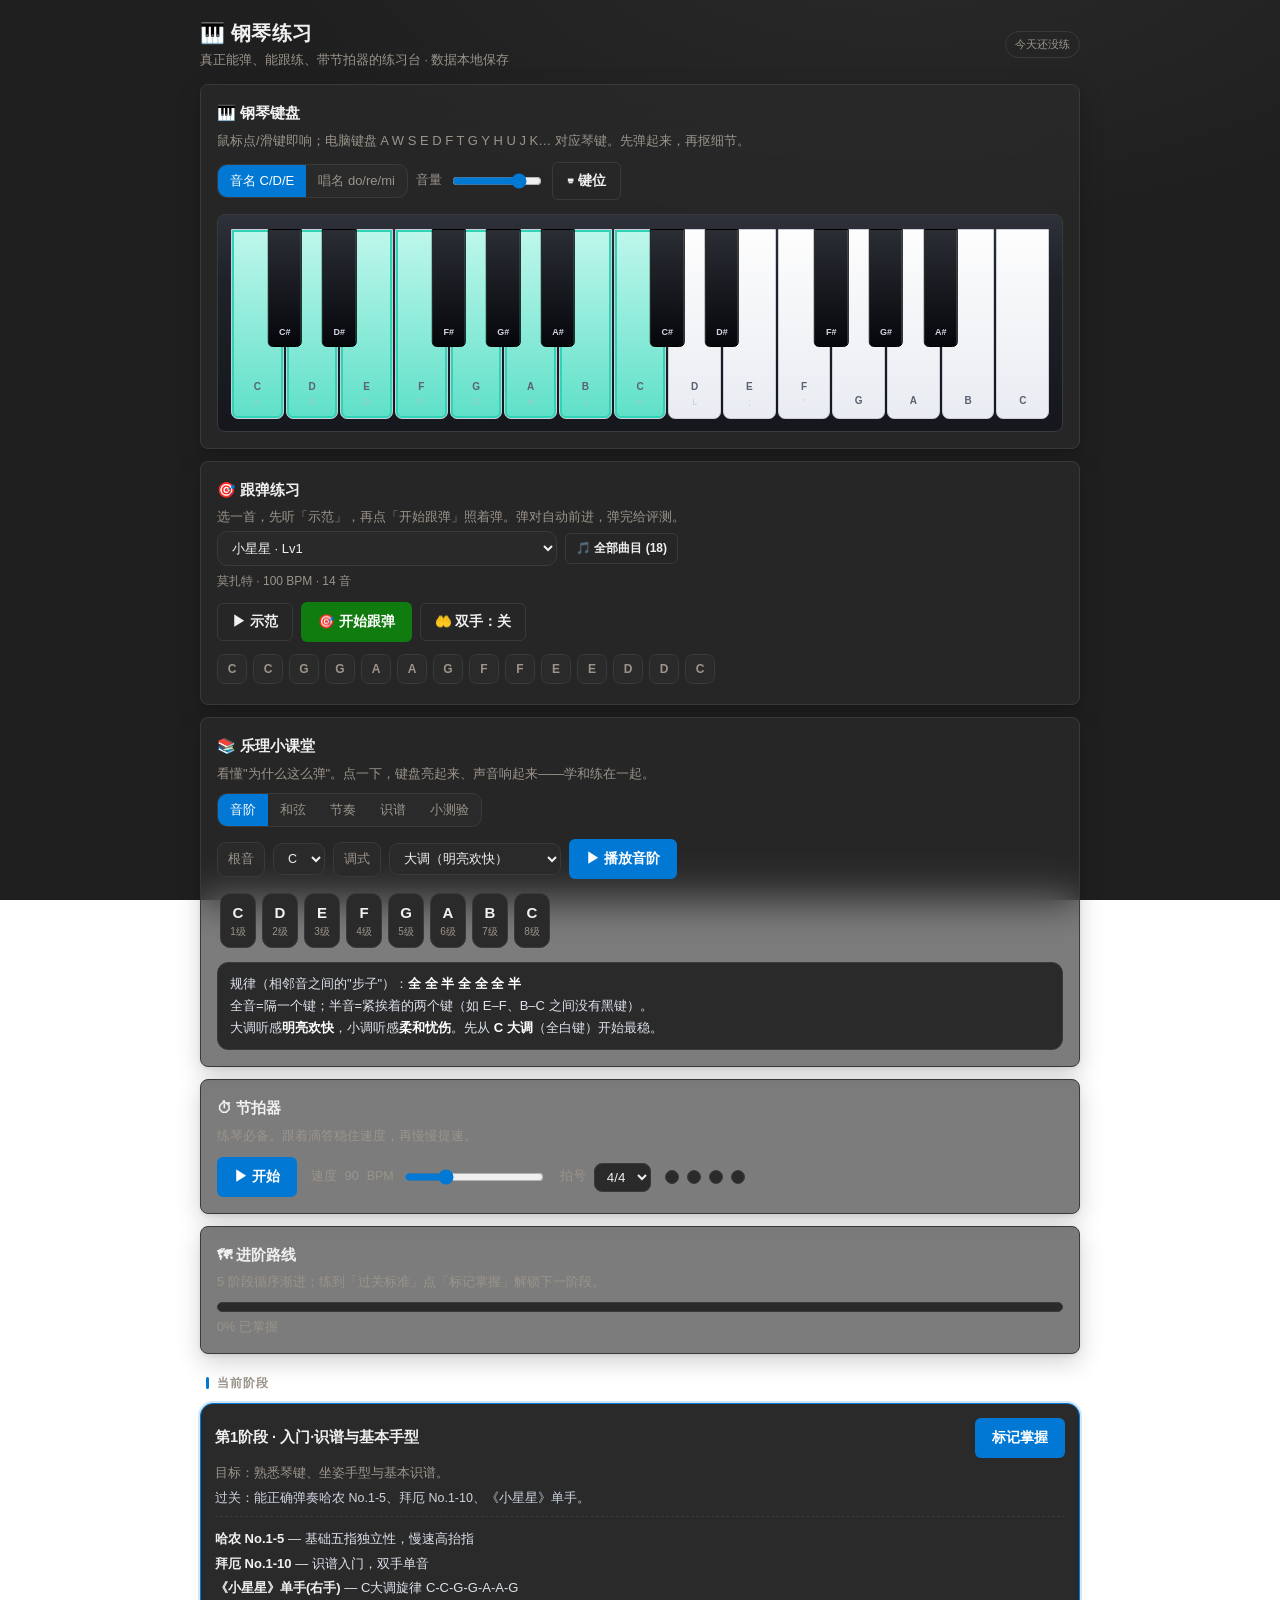
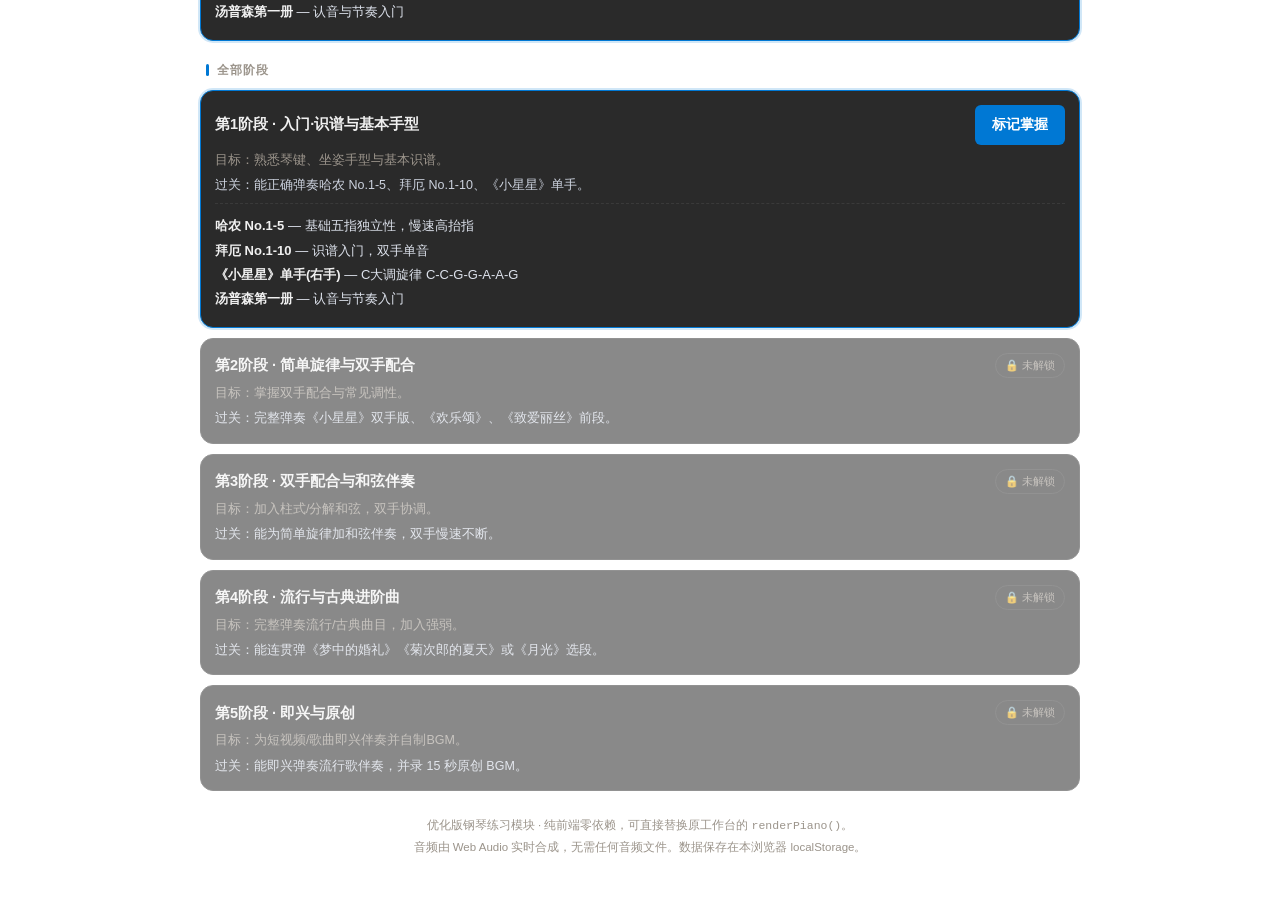
<file: piano.html>
<!DOCTYPE html>
<html lang="zh-CN">
<head>
<meta charset="UTF-8" />
<meta name="viewport" content="width=device-width, initial-scale=1.0, maximum-scale=1.0, user-scalable=no" />
<title>🎹 钢琴练习 · 优化版工作台</title>
<style>
  :root{
    --bg:#1f1f1f; --panel:rgba(45,45,45,.62); --panel-2:#2a2a2a; --line:#3a3a3a;
    --ink:#f0f0f0; --muted:#9b948b; --primary:#0078d4; --primary-2:#106ebe;
    --primary-hover:#106ebe; --primary-pressed:#005a9e; --primary-soft:rgba(0,120,212,.18);
    --green:#107c10; --red:#d83b01; --gold:#f0c040; --radius:8px; --radius-sm:6px;
    --shadow:0 2px 4px rgba(0,0,0,.08), 0 8px 24px rgba(0,0,0,.18);
  }
  /* 浅色主题：与工作台（Fluent/Mica 浅色）保持一致 */
  :root.pmod-light{
    --bg:#f3f2f1; --panel:rgba(255,255,255,.72); --panel-2:#faf9f8; --line:#e1dfdd;
    --ink:#201f1e; --muted:#8a8886; --primary:#0078d4; --primary-2:#106ebe;
    --primary-hover:#106ebe; --primary-pressed:#005a9e; --primary-soft:#deecf9;
    --green:#107c10; --red:#d83b01; --gold:#b8860b; --radius:8px; --radius-sm:6px;
    --shadow:0 2px 4px rgba(0,0,0,.04), 0 8px 24px rgba(0,0,0,.06);
  }
  :root.pmod-light body{background:radial-gradient(1200px 600px at 70% -10%, #e9eff7 0%, var(--bg) 55%) fixed;color:var(--ink)}
  :root.pmod-light .piano-shell{background:linear-gradient(180deg,#fbfbfc,#eef0f3);border-color:#d8dadf}
  :root.pmod-light .chip.on{background:rgba(43,136,216,.12);border-color:var(--primary);color:var(--primary)}
  :root.pmod-light .btn.ghost.on{background:rgba(43,136,216,.14);border-color:var(--primary);color:var(--primary)}
  :root.pmod-light .stage .std{color:#5a5a5a}
  :root.pmod-light .ex .e{color:#444}
  :root.pmod-light .toast{background:#fff;color:#201f1e;border-color:#e1dfdd;box-shadow:0 8px 30px rgba(0,0,0,.14)}
  *{box-sizing:border-box}
  html,body{margin:0;padding:0}
  body{
    background:radial-gradient(1200px 600px at 70% -10%, #2a2a2a 0%, var(--bg) 55%) fixed;
    color:var(--ink); font-family:-apple-system,BlinkMacSystemFont,"Segoe UI",Roboto,"PingFang SC","Microsoft YaHei",sans-serif;
    line-height:1.55; -webkit-font-smoothing:antialiased; padding:18px 14px 60px;
  }
  .wrap{max-width:880px;margin:0 auto}
  header.top{display:flex;align-items:center;justify-content:space-between;gap:12px;margin-bottom:14px}
  header.top h1{font-size:20px;margin:0;font-weight:800;letter-spacing:.3px}
  header.top .sub{color:var(--muted);font-size:12.5px;margin-top:2px}
  .badge{font-size:11px;color:var(--muted);border:1px solid var(--line);padding:4px 9px;border-radius:999px;white-space:nowrap}

  .card{background:var(--panel);border:1px solid var(--line);
    border-radius:var(--radius);padding:16px;box-shadow:var(--shadow);margin-bottom:12px;
    -webkit-backdrop-filter:blur(20px) saturate(160%);backdrop-filter:blur(20px) saturate(160%)}
  .card-title{font-weight:600;font-size:15px;margin-bottom:6px;display:flex;align-items:center;gap:8px;color:var(--ink)}
  .card-sub{color:var(--muted);font-size:13px;margin-top:6px;line-height:1.5}
  .section-title{font-size:12px;font-weight:600;color:var(--muted);text-transform:uppercase;
    letter-spacing:.08em;margin:20px 6px 10px;display:flex;align-items:center;gap:8px}
  .section-title::before{content:'';width:3px;height:12px;background:var(--primary);border-radius:2px}

  /* 控制条 */
  .toolbar{display:flex;flex-wrap:wrap;gap:8px;align-items:center;margin-top:12px}
  .seg{display:inline-flex;background:var(--panel-2);border:1px solid var(--line);border-radius:10px;overflow:hidden}
  .seg button{background:transparent;border:0;color:var(--muted);padding:7px 12px;font-size:13px;cursor:pointer}
  .seg button.on{background:var(--primary);color:#fff}
  .btn{background:var(--primary);color:#fff;border:1px solid transparent;border-radius:var(--radius-sm);
    padding:10px 16px;font-size:13.5px;font-weight:600;cursor:pointer;transition:.1s;
    display:inline-flex;align-items:center;gap:6px;font-family:inherit}
  .btn:hover{background:var(--primary-hover)}
  .btn:active{transform:scale(.98);background:var(--primary-pressed)}
  .btn.ghost{background:transparent;border:1px solid var(--line);color:var(--ink);border-radius:var(--radius-sm);padding:9px 14px;font-size:13.5px;font-weight:600;cursor:pointer;display:inline-flex;align-items:center;gap:6px;transition:.1s}
  .btn.ghost:hover{background:rgba(127,127,127,.12)}
  .btn.ghost.on{background:var(--primary-soft);border-color:var(--primary);color:var(--primary)}
  .btn.green{background:var(--green)}
  .btn.green:hover{filter:brightness(1.06)}
  .btn:disabled{opacity:.45;cursor:not-allowed}
  .slider{display:flex;align-items:center;gap:8px;font-size:12.5px;color:var(--muted)}
  input[type=range]{accent-color:var(--primary)}

  /* 钢琴 */
  .piano-shell{position:relative;margin-top:14px;padding:14px 12px 12px;border-radius:var(--radius);
    background:linear-gradient(180deg,#23262f,#15171d);border:1px solid var(--line);overflow-x:auto;overflow-y:hidden;-webkit-overflow-scrolling:touch}
  .piano-shell::after{content:"";position:absolute;inset:0;pointer-events:none;
    background:linear-gradient(180deg,rgba(255,255,255,.05),transparent 30%)}
  .piano{position:relative;display:flex;height:190px;user-select:none;touch-action:none;min-width:max(100%,520px)}
  .wkey{flex:1;background:linear-gradient(180deg,#fdfdfd,#e9ecf2);border:1px solid #c9ced8;
    border-radius:0 0 7px 7px;margin:0 1px;position:relative;display:flex;flex-direction:column;
    justify-content:flex-end;align-items:center;padding-bottom:8px;cursor:pointer;z-index:1;transition:background .05s}
  .wkey.active{background:linear-gradient(180deg,#cfe4fb,#9ec8f0)}
  .wkey.target{background:linear-gradient(180deg,#fff2c2,#ffd766)}
  .wkey.targetL{background:linear-gradient(180deg,#bff7ec,#5fe0c8);box-shadow:inset 0 0 0 2px #2fd3b6}
  .bkey{position:absolute;top:0;width:4.2%;height:62%;background:linear-gradient(180deg,#2a2d34,#05070b);
    border:1px solid #000;border-radius:0 0 5px 5px;transform:translateX(-50%);z-index:3;cursor:pointer;
    display:flex;flex-direction:column;justify-content:flex-end;align-items:center;padding-bottom:6px;transition:background .05s}
  .bkey.active{background:linear-gradient(180deg,#2b88d8,#005a9e)}
  .bkey.target{background:linear-gradient(180deg,#caa12f,#9c7a17)}
  .bkey.targetL{background:linear-gradient(180deg,#1f9e8a,#0c6b5c);box-shadow:0 0 12px #2fd3b6}
  .nbox.lhand{background:var(--primary-soft);border-color:var(--primary)}
  .klabel{font-size:10px;font-weight:700;color:#5a6172;pointer-events:none}
  .bkey .klabel{color:#cfd4df;font-size:9px}
  .keymap{font-size:9px;color:#babfcb;opacity:.7;margin-top:2px;pointer-events:none}

  /* 跟弹 */
  .song-row{display:flex;flex-wrap:wrap;gap:8px;margin-top:10px}
  .song-tools{display:flex;align-items:center;gap:8px;margin-top:4px;flex-wrap:wrap}
  .song-select{flex:1;min-width:150px;max-width:340px;padding:8px 10px;border:1px solid var(--line);border-radius:10px;background:var(--panel);color:var(--ink);font-size:13px;font-family:inherit}
  .song-hint{font-size:12px;color:var(--muted);margin-top:6px}
  .btn.mini{padding:6px 10px;font-size:12px}
  .chip{padding:8px 12px;border-radius:11px;border:1px solid var(--line);background:var(--panel-2);
    color:var(--ink);font-size:13px;cursor:pointer;transition:.15s}
  .chip.on{border-color:var(--primary);background:var(--primary-soft);color:var(--primary)}
  .chip small{display:block;color:var(--muted);font-size:10.5px;margin-top:1px}
  .notestrip{display:flex;flex-wrap:wrap;gap:6px;margin-top:12px;min-height:34px}
  .nbox{width:30px;height:30px;border-radius:8px;background:var(--panel-2);border:1px solid var(--line);
    display:flex;align-items:center;justify-content:center;font-size:12px;font-weight:700;color:var(--muted);transition:.12s}
  .nbox.done{background:rgba(70,201,139,.22);border-color:var(--green);color:var(--green)}
  .nbox.cur{background:linear-gradient(135deg,var(--gold),#ffb02e);color:#3a2c00;border-color:#ffb02e;transform:scale(1.12)}
  .nbox.err{animation:shake .3s;border-color:var(--red)}
  @keyframes shake{0%,100%{transform:translateX(0)}25%{transform:translateX(-4px)}75%{transform:translateX(4px)}}
  .follow-stat{display:flex;gap:14px;margin-top:12px;flex-wrap:wrap}
  .fstat{background:var(--panel-2);border:1px solid var(--line);border-radius:11px;padding:8px 14px;text-align:center;min-width:78px}
  .fstat .n{font-size:18px;font-weight:800}
  .fstat .l{font-size:11px;color:var(--muted)}
  .result{margin-top:12px;padding:14px;border-radius:12px;background:var(--primary-soft);border:1px solid var(--primary);display:none}
  .result.show{display:block}
  .stars{font-size:24px;letter-spacing:4px;color:var(--gold)}

  /* 节拍器 */
  .metro{display:flex;align-items:center;gap:14px;flex-wrap:wrap}
  .beat-dots{display:flex;gap:8px}
  .bdot{width:14px;height:14px;border-radius:50%;background:var(--panel-2);border:1px solid var(--line)}
  .bdot.on{background:var(--primary);border-color:var(--primary);box-shadow:0 0 10px var(--primary)}
  .bdot.strong.on{background:var(--gold);border-color:var(--gold);box-shadow:0 0 12px var(--gold)}

  /* 阶段/打卡 */
  .progress{height:10px;background:var(--panel-2);border-radius:999px;overflow:hidden;border:1px solid var(--line)}
  .progress>span{display:block;height:100%;background:var(--primary);border-radius:999px}
  .cal{display:flex;gap:6px;margin-top:10px}
  .cal .day{flex:1;text-align:center}
  .cal .dnum{width:34px;height:34px;margin:0 auto;border-radius:50%;display:flex;align-items:center;justify-content:center;font-size:13px;background:var(--panel-2);color:var(--muted);border:1px solid var(--line)}
  .cal .day.on .dnum{background:var(--primary);color:#fff;border-color:transparent}
  .cal .dlbl{font-size:10px;color:var(--muted);margin-top:4px}
  .stage{border:1px solid var(--line);border-radius:13px;padding:14px;background:var(--panel-2);margin-bottom:10px}
  .stage.cur{border-color:var(--primary);box-shadow:0 0 0 2px var(--primary-soft)}
  .stage.locked{opacity:.55}
  .stage .hd{display:flex;justify-content:space-between;align-items:center;gap:10px}
  .stage .ttl{font-weight:800;font-size:14.5px}
  .stage .goal{color:var(--muted);font-size:12.5px;margin:6px 0}
  .stage .std{font-size:12.5px;color:#cdd3df}
  .tag{font-size:11px;padding:3px 9px;border-radius:999px;border:1px solid var(--line);color:var(--muted)}
  .tag.on{background:rgba(70,201,139,.18);border-color:var(--green);color:var(--green)}
  .ex{margin-top:8px;border-top:1px dashed var(--line);padding-top:8px}
  .ex .e{font-size:13px;margin:4px 0;color:#dde2ec}
  .ex .e b{color:var(--ink)}
  .empty{color:var(--muted);font-size:13px;text-align:center;padding:14px}
  .toast{position:fixed;left:50%;bottom:26px;transform:translateX(-50%) translateY(20px);
    background:#2a2f3a;color:#fff;padding:11px 18px;border-radius:12px;font-size:13.5px;
    border:1px solid var(--line);box-shadow:var(--shadow);opacity:0;transition:.25s;z-index:50;pointer-events:none}
  .toast.show{opacity:1;transform:translateX(-50%) translateY(0)}
  footer{color:var(--muted);font-size:11.5px;text-align:center;margin-top:24px;line-height:1.8}
  a{color:var(--primary-2)}
  /* ===== 乐理高亮与卡片 ===== */
  .wkey.lit{background:linear-gradient(180deg,#bff7ec,#5fe0c8);box-shadow:inset 0 0 0 2px #2fd3b6}
  .bkey.lit{background:linear-gradient(180deg,#1f9e8a,#0c6b5c);box-shadow:0 0 12px #2fd3b6}
  .theory-row{display:flex;flex-wrap:wrap;gap:8px;align-items:center;margin-top:6px}
  .mini{font-size:12.5px;color:var(--muted);background:var(--panel-2);border:1px solid var(--line);border-radius:9px;padding:7px 10px}
  .note-pill{display:inline-flex;flex-direction:column;align-items:center;justify-content:center;min-width:36px;padding:7px 5px;border-radius:10px;background:var(--panel-2);border:1px solid var(--line);margin:4px 3px}
  .note-pill b{font-size:15px}
  .note-pill small{font-size:10px;color:var(--muted)}
  .chord-card{display:inline-block;text-align:center;background:var(--panel-2);border:1px solid var(--line);border-radius:11px;padding:10px 12px;margin:4px;cursor:pointer;min-width:84px;transition:.15s}
  .chord-card:hover{border-color:var(--primary)}
  .chord-card b{font-size:14px}
  .chord-card small{display:block;color:var(--muted);font-size:10.5px;margin-top:2px}
  .opt{background:var(--panel-2);border:1px solid var(--line);border-radius:11px;padding:12px 16px;cursor:pointer;font-weight:700;font-size:14px;color:var(--ink);transition:.15s}
  .opt:hover{border-color:var(--primary)}
  .info{font-size:13px;color:#dde2ec;margin-top:10px;background:var(--panel-2);border:1px solid var(--line);border-radius:11px;padding:10px 12px;line-height:1.7}
  .info b{color:#fff}
</style>
</head>
<body>
<div class="wrap">
  <header class="top">
    <div>
      <h1>🎹 钢琴练习</h1>
      <div class="sub">真正能弹、能跟练、带节拍器的练习台 · 数据本地保存</div>
    </div>
    <span class="badge" id="todayBadge">今天还没练</span>
  </header>

  <!-- 键盘 + 控制 -->
  <div class="card">
    <div class="card-title">🎹 钢琴键盘</div>
    <div class="card-sub">鼠标点/滑键即响；电脑键盘 A W S E D F T G Y H U J K… 对应琴键。先弹起来，再抠细节。</div>
    <div class="toolbar">
      <div class="seg" id="labelSeg">
        <button data-label="name" class="on">音名 C/D/E</button>
        <button data-label="solfege">唱名 do/re/mi</button>
      </div>
      <div class="slider">音量
        <input type="range" id="vol" min="0" max="1" step="0.05" value="0.8" style="width:90px">
      </div>
      <button class="btn ghost" id="showMapBtn">⌨ 键位</button>
    </div>
    <div class="piano-shell">
      <div class="piano" id="piano"></div>
    </div>
  </div>

  <!-- 跟弹练习 -->
  <div class="card">
    <div class="card-title">🎯 跟弹练习</div>
    <div class="card-sub">选一首，先听「示范」，再点「开始跟弹」照着弹。弹对自动前进，弹完给评测。</div>
    <div class="song-tools">
      <select id="songSelect" class="song-select" aria-label="选择曲目"></select>
      <button class="btn ghost mini" id="songToggle">🎵 全部曲目 (18)</button>
    </div>
    <div class="song-row" id="songRow" style="display:none"></div>
    <div class="song-hint" id="songHint"></div>
    <div class="toolbar">
      <button class="btn ghost" id="demoBtn">▶ 示范</button>
      <button class="btn green" id="followBtn">🎯 开始跟弹</button>
      <button class="btn ghost" id="dualBtn">🤲 双手：关</button>
      <button class="btn ghost" id="resetFollowBtn" style="display:none">↺ 重置</button>
    </div>
    <div class="notestrip" id="notestrip"></div>
    <div class="follow-stat" id="followStat" style="display:none">
      <div class="fstat"><div class="n" id="fsIdx">0/0</div><div class="l">进度</div></div>
      <div class="fstat"><div class="n" id="fsOk">0</div><div class="l">弹对</div></div>
      <div class="fstat"><div class="n" id="fsErr">0</div><div class="l">弹错</div></div>
      <div class="fstat"><div class="n" id="fsTime">0s</div><div class="l">用时</div></div>
    </div>
    <div class="result" id="result"></div>
  </div>

  <!-- 乐理小课堂 -->
  <div class="card">
    <div class="card-title">📚 乐理小课堂</div>
    <div class="card-sub">看懂"为什么这么弹"。点一下，键盘亮起来、声音响起来——学和练在一起。</div>
    <div class="seg" id="theorySeg" style="margin-top:10px">
      <button data-t="scale" class="on">音阶</button>
      <button data-t="chord">和弦</button>
      <button data-t="rhythm">节奏</button>
      <button data-t="staff">识谱</button>
      <button data-t="quiz">小测验</button>
    </div>
    <div id="theoryPanel" style="margin-top:12px"></div>
  </div>

  <!-- 节拍器 -->
  <div class="card">
    <div class="card-title">⏱ 节拍器</div>
    <div class="card-sub">练琴必备。跟着滴答稳住速度，再慢慢提速。</div>
    <div class="metro" style="margin-top:12px">
      <button class="btn" id="metroBtn">▶ 开始</button>
      <div class="slider">速度 <span id="bpmVal">90</span> BPM
        <input type="range" id="bpm" min="40" max="220" value="90" style="width:140px">
      </div>
      <div class="slider">拍号
        <select id="beats" style="background:var(--panel-2);color:var(--ink);border:1px solid var(--line);border-radius:8px;padding:5px 8px">
          <option value="2">2/4</option><option value="3">3/4</option><option value="4" selected>4/4</option><option value="6">6/8</option>
        </select>
      </div>
      <div class="beat-dots" id="beatDots"></div>
    </div>
  </div>

  <!-- 练习计划 -->
  <div class="card">
    <div class="card-title">🗺 进阶路线</div>
    <div class="card-sub">5 阶段循序渐进；练到「过关标准」点「标记掌握」解锁下一阶段。</div>
    <div class="progress" style="margin-top:10px"><span id="stageProg" style="width:0%"></span></div>
    <div style="font-size:12.5px;color:var(--muted);margin-top:6px" id="stagePct">0% 已掌握</div>
  </div>

  <!-- 手动打卡已移除：与工作台「钢琴练习」页上方的打卡卡片合并，避免重复。跟弹练习仍会自动记时。 -->

  <div class="section-title">当前阶段</div>
  <div id="curStage"></div>
  <div class="section-title">全部阶段</div>
  <div id="allStage"></div>

  <footer>
    优化版钢琴练习模块 · 纯前端零依赖，可直接替换原工作台的 <code>renderPiano()</code>。<br>
    音频由 Web Audio 实时合成，无需任何音频文件。数据保存在本浏览器 localStorage。
  </footer>
</div>

<div class="toast" id="toast"></div>

<script>
/* ===================== 音频引擎 ===================== */
let audioCtx=null, masterGain=null;
function ensureAudio(){
  if(!audioCtx){
    const AC = window.AudioContext||window.webkitAudioContext;
    audioCtx = new AC();
    masterGain = audioCtx.createGain();
    masterGain.gain.value = parseFloat(document.getElementById('vol').value);
    masterGain.connect(audioCtx.destination);
  }
  if(audioCtx.state==='suspended') audioCtx.resume();
}
// 音名 -> 频率
const SEMI = {C:0,D:2,E:4,F:5,G:7,A:9,B:11};
function noteToFreq(note){
  const m = note.match(/^([A-G])(#|b)?(\d)$/);
  let s = SEMI[m[1]]; if(m[2]==='#') s++; else if(m[2]==='b') s--;
  const oct = +m[3];
  const midi = s + (oct+1)*12;          // C4 = 60
  return 440*Math.pow(2,(midi-69)/12);
}
// 钢琴音色：加性和声 + 平滑包络（attack 防爆音，release 自然收尾）
const activeVoices={};
function playNote(freq, dur, vol){
  ensureAudio();
  const D = dur||0.7;
  const V = (vol==null?1:vol);
  const t0 = audioCtx.currentTime;
  const master = audioCtx.createGain(); master.connect(masterGain);
  const peak=0.8*V, sus=peak*0.72;
  master.gain.setValueAtTime(0.0001, t0);
  master.gain.linearRampToValueAtTime(peak, t0+0.008);
  master.gain.linearRampToValueAtTime(sus, t0+0.03);
  if(D>0.12){ master.gain.setValueAtTime(sus, t0+Math.max(0.04,D-0.09)); master.gain.linearRampToValueAtTime(0.0001, t0+D); }
  const partials=[[1,1],[2,0.5],[3,0.26],[4,0.13],[5,0.07],[6,0.035]];
  partials.forEach(p=>{
    const o=audioCtx.createOscillator(); o.type='sine'; o.frequency.value=freq*p[0];
    const g=audioCtx.createGain(); g.gain.value=p[1];
    o.connect(g); g.connect(master); o.start(t0); o.stop(t0+D+0.05);
  });
}
// 持续音：用户按住时保持延音，松开自然收尾（实现连音 / legato）
function startHold(note){
  ensureAudio();
  const t0=audioCtx.currentTime;
  const master=audioCtx.createGain(); master.connect(masterGain);
  master.gain.setValueAtTime(0.0001,t0);
  master.gain.linearRampToValueAtTime(0.8,t0+0.008);
  master.gain.linearRampToValueAtTime(0.62,t0+0.04);
  const partials=[[1,1],[2,0.5],[3,0.26],[4,0.13],[5,0.07],[6,0.035]];
  const oscs=[];
  partials.forEach(p=>{
    const o=audioCtx.createOscillator(); o.type='sine'; o.frequency.value=noteToFreq(note)*p[0];
    const g=audioCtx.createGain(); g.gain.value=p[1];
    o.connect(g); g.connect(master); o.start(t0); oscs.push(o);
  });
  const keys=Object.keys(activeVoices);
  if(keys.length>=14) releaseVoice(keys[0]);   // 复音上限，防卡顿
  activeVoices[note]={master,oscs};
}
function releaseVoice(note){
  const v=activeVoices[note]; if(!v) return;
  const t=audioCtx.currentTime;
  v.master.gain.cancelScheduledValues(t);
  v.master.gain.setValueAtTime(Math.max(0.0001,v.master.gain.value), t);
  v.master.gain.linearRampToValueAtTime(0.0001, t+0.09);
  v.oscs.forEach(o=>{ try{o.stop(t+0.12);}catch(e){} });
  delete activeVoices[note];
}
function noteOffAll(){ Object.keys(activeVoices).forEach(releaseVoice); }

/* ===================== 键盘渲染 ===================== */
const WHITE_OCTS = [4,5];                 // 生成 C4..B5 + C6
const whiteNotes=[], blackList=[];        // blackList: {note, afterWhiteIdx}
let wi=0;
WHITE_OCTS.forEach(oct=>{ ['C','D','E','F','G','A','B'].forEach(n=>{ whiteNotes.push(n+oct); wi++; }); });
whiteNotes.push('C6');                    // 末尾多一个 C6
// 黑键：C D F G A 之后有黑键
const blackAfterWhite = {C:1,D:1,F:1,G:1,A:1};
whiteNotes.forEach((n,i)=>{
  const nm=n[0], oct=+n.slice(1);
  if(blackAfterWhite[nm] && i < whiteNotes.length-1) blackList.push({note:nm+'#'+oct, afterIdx:i});
});
const SOLFEGE={C:'do',D:'re',E:'mi',F:'fa',G:'sol',A:'la',B:'si'};
let labelMode='name';

function buildPiano(){
  const piano=document.getElementById('piano'); piano.innerHTML='';
  const w=100/whiteNotes.length;
  whiteNotes.forEach((n,i)=>{
    const k=document.createElement('div'); k.className='wkey'; k.dataset.note=n;
    k.style.flex='1 1 0';
    const lab=labelMode==='name'? n[0] : SOLFEGE[n[0]];
    k.innerHTML=`<span class="klabel">${lab}</span><span class="keymap" data-km="${n}"></span>`;
    piano.appendChild(k);
  });
  blackList.forEach(b=>{
    const k=document.createElement('div'); k.className='bkey'; k.dataset.note=b.note;
    k.style.left=((b.afterIdx+1)*w)+'%';
    const nm=b.note[0], oct=+b.note.slice(2);
    const lab=labelMode==='name'? nm+'#' : SOLFEGE[nm]+'♯';
    k.innerHTML=`<span class="klabel">${lab}</span>`;
    piano.appendChild(k);
  });
  paintKeyMaps(); applyLit();
}
function paintKeyMaps(){
  // 在白键下方标出电脑键盘
  for(const code in KEYMAP){
    const el=document.querySelector(`[data-km="${KEYMAP[code]}"]`);
    if(el) el.textContent=code.toUpperCase();
  }
}
function flashKey(note, cls){
  const el=document.querySelector(`[data-note="${note}"]`);
  if(!el) return;
  el.classList.add(cls||'active');
  setTimeout(()=>el.classList.remove(cls||'active'), 170);
}
// 电脑键盘映射
const KEYMAP={};
KEYMAP['a']='C4'; KEYMAP['w']='C#4'; KEYMAP['s']='D4'; KEYMAP['e']='D#4';
KEYMAP['d']='E4'; KEYMAP['f']='F4'; KEYMAP['t']='F#4'; KEYMAP['g']='G4';
KEYMAP['y']='G#4'; KEYMAP['h']='A4'; KEYMAP['u']='A#4'; KEYMAP['j']='B4';
KEYMAP['k']='C5'; KEYMAP['o']='C#5'; KEYMAP['l']='D5'; KEYMAP['p']='D#5';
KEYMAP[';']='E5'; KEYMAP["'"]='F5';

let mouseDown=false, lastMouse='';
const pianoEl=document.getElementById('piano');
function pressNote(note){ if(note) noteOn(note,'user'); }
pianoEl.addEventListener('mousedown',e=>{ const k=e.target.closest('[data-note]'); if(k){mouseDown=true; lastMouse=k.dataset.note; pressNote(k.dataset.note);} });
pianoEl.addEventListener('mouseover',e=>{ if(!mouseDown) return; const k=e.target.closest('[data-note]'); if(k && k.dataset.note!==lastMouse){ lastMouse=k.dataset.note; pressNote(k.dataset.note); } });
window.addEventListener('mouseup',()=>{ mouseDown=false; lastMouse=''; noteOffAll(); });
let lastTouch='';
pianoEl.addEventListener('touchstart',e=>{ e.preventDefault(); const t=e.touches[0]; const el=document.elementFromPoint(t.clientX,t.clientY); const k=el&&el.closest('[data-note]'); if(k){ lastTouch=k.dataset.note; pressNote(k.dataset.note);} },{passive:false});
pianoEl.addEventListener('touchmove',e=>{ e.preventDefault(); const t=e.touches[0]; const el=document.elementFromPoint(t.clientX,t.clientY); const k=el&&el.closest('[data-note]'); if(k && k.dataset.note!==lastTouch){ lastTouch=k.dataset.note; pressNote(k.dataset.note);} },{passive:false});
pianoEl.addEventListener('touchend',()=>{ lastTouch=''; noteOffAll(); });
window.addEventListener('keydown',e=>{
  if(e.repeat) return;
  const code = e.key.length===1 ? e.key.toLowerCase() : e.key;
  if(KEYMAP[code]!==undefined){ e.preventDefault(); if(!activeVoices[KEYMAP[code]]) pressNote(KEYMAP[code]); }
});
window.addEventListener('keyup',e=>{
  const code = e.key.length===1 ? e.key.toLowerCase() : e.key;
  if(KEYMAP[code]!==undefined) releaseVoice(KEYMAP[code]);
});
window.addEventListener('blur', noteOffAll);

/* ===================== 统一发声入口 + 跟弹检测 ===================== */
let follow=null;            // {song,idx,ok,wrong,start,lastErr}
function noteOn(note, source){
  if(source==='user'){ if(!activeVoices[note]) startHold(note); }
  else { playNote(noteToFreq(note), 0.6); }
  flashKey(note,'active');
  if(follow && source!=='demo'){
    let matched=false;
    if(follow.dual){
      if(note===follow.right[follow.idxR]){ follow.idxR++; markNoteBox('nbR'+(follow.idxR-1),'done'); matched=true; }
      else if(note===follow.left[follow.idxL]){ follow.idxL++; markNoteBox('nbL'+(follow.idxL-1),'done'); matched=true; }
    } else {
      if(note===follow.right[follow.idxR]){ follow.idxR++; markNoteBox('nb'+(follow.idxR-1),'done'); matched=true; }
    }
    if(matched){
      follow.ok++;
      const done = follow.dual ? (follow.idxR>=follow.right.length && follow.idxL>=follow.left.length) : follow.idxR>=follow.right.length;
      if(done){ finishFollow(); }
      else { setTarget(); updateFollowStat(); }
    } else {
      follow.wrong++;
      markNoteBox(follow.dual?('nbR'+follow.idxR):('nb'+follow.idxR),'err'); updateFollowStat();
    }
  }
  if(source!=='demo' && window.__staffShow) window.__staffShow(note, true);
}

/* ===================== 跟弹引擎 ===================== */
const SONGS=[
  {id:'twinkle',name:'小星星',composer:'莫扎特',level:1,bpm:100,
   melody:[{n:'C4',d:1},{n:'C4',d:1},{n:'G4',d:1},{n:'G4',d:1},{n:'A4',d:1},{n:'A4',d:1},{n:'G4',d:2},{n:'F4',d:1},{n:'F4',d:1},{n:'E4',d:1},{n:'E4',d:1},{n:'D4',d:1},{n:'D4',d:1},{n:'C4',d:2}],
   chords:[{r:'C',t:'maj',d:4},{r:'G',t:'maj',d:4},{r:'A',t:'min',d:4},{r:'F',t:'maj',d:4}]},
  {id:'ode',name:'欢乐颂',composer:'贝多芬',level:1,bpm:110,
   melody:[{n:'E4',d:1},{n:'E4',d:1},{n:'F4',d:1},{n:'G4',d:1},{n:'G4',d:1},{n:'F4',d:1},{n:'E4',d:1},{n:'D4',d:1},{n:'C4',d:1},{n:'C4',d:1},{n:'D4',d:1},{n:'E4',d:1},{n:'E4',d:2},{n:'D4',d:2}],
   chords:[{r:'C',t:'maj',d:4},{r:'G',t:'maj',d:4},{r:'C',t:'maj',d:4},{r:'G',t:'maj',d:4}]},
  {id:'happy',name:'生日快乐',composer:'传统',level:1,bpm:120,
   melody:[{n:'C4',d:1},{n:'C4',d:1},{n:'D4',d:1},{n:'C4',d:1},{n:'F4',d:1},{n:'E4',d:2},{n:'C4',d:1},{n:'C4',d:1},{n:'D4',d:1},{n:'C4',d:1},{n:'G4',d:1},{n:'F4',d:2}],
   chords:[{r:'F',t:'maj',d:4},{r:'C',t:'maj',d:4},{r:'F',t:'maj',d:4},{r:'G',t:'maj',d:2}]},
  {id:'tigers',name:'两只老虎',composer:'传统',level:1,bpm:120,
   melody:[{n:'C4',d:1},{n:'C4',d:1},{n:'D4',d:1},{n:'E4',d:1},{n:'C4',d:1},{n:'C4',d:1},{n:'D4',d:1},{n:'E4',d:1},{n:'E4',d:1},{n:'F4',d:1},{n:'G4',d:2},{n:'E4',d:1},{n:'F4',d:1},{n:'G4',d:2}],
   chords:[{r:'C',t:'maj',d:4},{r:'G',t:'maj',d:4},{r:'C',t:'maj',d:4},{r:'G',t:'maj',d:4}]},
  {id:'mary',name:'玛丽有只小羊羔',composer:'传统',level:1,bpm:110,
   melody:[{n:'E4',d:1},{n:'D4',d:1},{n:'C4',d:1},{n:'D4',d:1},{n:'E4',d:1},{n:'E4',d:1},{n:'E4',d:2},{n:'D4',d:1},{n:'D4',d:1},{n:'D4',d:2},{n:'E4',d:1},{n:'G4',d:1},{n:'G4',d:2}],
   chords:[{r:'C',t:'maj',d:4},{r:'G',t:'maj',d:4},{r:'C',t:'maj',d:4},{r:'G',t:'maj',d:4},{r:'C',t:'maj',d:2}]},
  {id:'london',name:'伦敦大桥',composer:'传统',level:1,bpm:110,
   melody:[{n:'G4',d:1},{n:'A4',d:1},{n:'G4',d:1},{n:'F4',d:1},{n:'E4',d:1},{n:'F4',d:1},{n:'G4',d:2},{n:'D4',d:1},{n:'E4',d:1},{n:'F4',d:2}],
   chords:[{r:'C',t:'maj',d:4},{r:'F',t:'maj',d:4},{r:'C',t:'maj',d:4},{r:'G',t:'maj',d:2}]},
  {id:'row',name:'划船歌',composer:'传统',level:1,bpm:110,
   melody:[{n:'C4',d:1},{n:'C4',d:1},{n:'C4',d:1},{n:'D4',d:1},{n:'E4',d:1},{n:'C4',d:1},{n:'E4',d:1},{n:'D4',d:1},{n:'F4',d:1},{n:'E4',d:1},{n:'C4',d:1},{n:'E4',d:1},{n:'D4',d:1},{n:'F4',d:1},{n:'E4',d:1},{n:'G4',d:2}],
   chords:[{r:'C',t:'maj',d:4},{r:'G',t:'maj',d:4},{r:'C',t:'maj',d:4},{r:'G',t:'maj',d:4}]},
  {id:'painter',name:'粉刷匠',composer:'传统',level:1,bpm:110,
   melody:[{n:'C4',d:1},{n:'C4',d:1},{n:'C4',d:1},{n:'D4',d:1},{n:'E4',d:1},{n:'E4',d:1},{n:'E4',d:2},{n:'F4',d:1},{n:'F4',d:1},{n:'E4',d:1},{n:'D4',d:1},{n:'C4',d:1},{n:'C4',d:2}],
   chords:[{r:'C',t:'maj',d:4},{r:'F',t:'maj',d:4},{r:'C',t:'maj',d:4},{r:'G',t:'maj',d:4}]},
  {id:'bee',name:'小蜜蜂',composer:'传统',level:1,bpm:120,
   melody:[{n:'G4',d:1},{n:'E4',d:1},{n:'E4',d:2},{n:'F4',d:1},{n:'D4',d:1},{n:'D4',d:2},{n:'C4',d:1},{n:'D4',d:1},{n:'E4',d:1},{n:'F4',d:1},{n:'G4',d:1},{n:'G4',d:1},{n:'G4',d:2}],
   chords:[{r:'C',t:'maj',d:4},{r:'G',t:'maj',d:4},{r:'C',t:'maj',d:4},{r:'G',t:'maj',d:4}]},
  {id:'silentnight',name:'平安夜',composer:'Gruber',level:2,bpm:90,
   melody:[{n:'G4',d:2},{n:'G4',d:2},{n:'A4',d:1},{n:'G4',d:1},{n:'E4',d:1},{n:'G4',d:1},{n:'A4',d:2},{n:'G4',d:2},{n:'G4',d:2},{n:'A4',d:1},{n:'G4',d:1},{n:'E4',d:1},{n:'G4',d:1},{n:'A4',d:2}],
   chords:[{r:'C',t:'maj',d:4},{r:'G',t:'maj',d:4},{r:'C',t:'maj',d:4},{r:'G',t:'maj',d:4}]},
  {id:'furelise',name:'致爱丽丝(前段)',composer:'贝多芬',level:3,bpm:72,
   melody:[{n:'E5',d:1},{n:'D#5',d:1},{n:'E5',d:1},{n:'D#5',d:1},{n:'E5',d:1},{n:'B4',d:1},{n:'D5',d:1},{n:'C5',d:1},{n:'A4',d:2},{n:'C4',d:1},{n:'E4',d:1},{n:'A4',d:1},{n:'B4',d:2}],
   chords:[{r:'A',t:'min',d:4},{r:'E',t:'min',d:4},{r:'A',t:'min',d:4},{r:'E',t:'min',d:4}]},
  {id:'canon',name:'卡农(片段)',composer:'帕赫贝尔',level:3,bpm:80,
   melody:[{n:'F4',d:1},{n:'A4',d:1},{n:'C5',d:1},{n:'E5',d:1},{n:'E5',d:1},{n:'G4',d:1},{n:'C5',d:1},{n:'E5',d:1},{n:'D5',d:1},{n:'G4',d:1},{n:'B4',d:1},{n:'D5',d:1},{n:'C5',d:1},{n:'G4',d:1},{n:'A4',d:1},{n:'E5',d:1}],
   chords:[{r:'C',t:'maj',d:4},{r:'G',t:'maj',d:4},{r:'A',t:'min',d:4},{r:'F',t:'maj',d:4}]},
  {id:'laputa',name:'天空之城',composer:'久石让',level:2,bpm:96,
   melody:[{n:'A4',d:1},{n:'C5',d:1},{n:'E5',d:1},{n:'G5',d:1},{n:'E5',d:1},{n:'C5',d:1},{n:'A4',d:1},{n:'F5',d:1},{n:'E5',d:1},{n:'C5',d:1},{n:'A4',d:2}],
   chords:[{r:'A',t:'min',d:4},{r:'F',t:'maj',d:4},{r:'C',t:'maj',d:4},{r:'G',t:'maj',d:4}]},
  {id:'summer',name:'菊次郎的夏天',composer:'久石让',level:3,bpm:100,
   melody:[{n:'A4',d:1},{n:'E5',d:1},{n:'A5',d:1},{n:'G5',d:1},{n:'E5',d:1},{n:'D5',d:1},{n:'C5',d:1},{n:'B4',d:2},{n:'A4',d:1},{n:'E5',d:1},{n:'A5',d:1},{n:'G5',d:1},{n:'E5',d:1},{n:'D5',d:1},{n:'C5',d:1},{n:'B4',d:2}],
   chords:[{r:'A',t:'min',d:4},{r:'E',t:'min',d:4},{r:'A',t:'min',d:4},{r:'E',t:'min',d:4}]},
  {id:'wedding',name:'梦中的婚礼',composer:'塞内维尔',level:4,bpm:90,
   melody:[{n:'C5',d:1},{n:'E5',d:1},{n:'G5',d:1},{n:'E5',d:1},{n:'D5',d:1},{n:'C5',d:1},{n:'A4',d:2},{n:'C5',d:1},{n:'E5',d:1},{n:'G5',d:1},{n:'A5',d:1},{n:'G5',d:2}],
   chords:[{r:'C',t:'maj',d:4},{r:'A',t:'min',d:4},{r:'F',t:'maj',d:4},{r:'G',t:'maj',d:4}]},
  {id:'edelweiss',name:'雪绒花',composer:'Rodgers',level:2,bpm:90,
   melody:[{n:'C5',d:1},{n:'G4',d:1},{n:'C5',d:1},{n:'E5',d:1},{n:'G5',d:2},{n:'A4',d:1},{n:'C5',d:1},{n:'E5',d:1},{n:'D5',d:1},{n:'C5',d:2}],
   chords:[{r:'C',t:'maj',d:4},{r:'F',t:'maj',d:4},{r:'C',t:'maj',d:4},{r:'G',t:'maj',d:4}]},
  {id:'jasmine',name:'茉莉花',composer:'江苏民歌',level:2,bpm:90,
   melody:[{n:'C5',d:1},{n:'C5',d:1},{n:'D5',d:1},{n:'E5',d:1},{n:'E5',d:1},{n:'D5',d:1},{n:'C5',d:1},{n:'D5',d:1},{n:'E5',d:2},{n:'C5',d:1},{n:'C5',d:1},{n:'D5',d:1},{n:'E5',d:1},{n:'E5',d:1},{n:'D5',d:1},{n:'C5',d:1},{n:'D5',d:1},{n:'E5',d:2}],
   chords:[{r:'C',t:'maj',d:4},{r:'G',t:'maj',d:4},{r:'C',t:'maj',d:4},{r:'G',t:'maj',d:4}]},
  {id:'canghai',name:'沧海一声笑',composer:'黄霑',level:2,bpm:100,
   melody:[{n:'C4',d:1},{n:'D4',d:1},{n:'E4',d:1},{n:'G4',d:1},{n:'G4',d:1},{n:'A4',d:1},{n:'G4',d:1},{n:'E4',d:1},{n:'D4',d:1},{n:'C4',d:2},{n:'D4',d:1},{n:'E4',d:1},{n:'G4',d:1},{n:'G4',d:1},{n:'A4',d:1},{n:'G4',d:1},{n:'E4',d:1},{n:'D4',d:1},{n:'C4',d:2}],
   chords:[{r:'C',t:'maj',d:4},{r:'G',t:'maj',d:4},{r:'C',t:'maj',d:4},{r:'G',t:'maj',d:4}]}
];
let curSong=SONGS[0];
function renderSongRow(){
  const row=document.getElementById('songRow'); row.innerHTML='';
  SONGS.forEach(s=>{
    const b=document.createElement('button'); b.className='chip'+(s.id===curSong.id?' on':'');
    b.innerHTML=`${s.name}<small>Lv${s.level}</small>`;
    b.onclick=()=>selectSong(s);
    row.appendChild(b);
  });
  // 下拉菜单：可任选任意曲目
  const sel=document.getElementById('songSelect');
  if(sel && sel.options.length===0){
    SONGS.forEach(s=>{ const o=document.createElement('option'); o.value=s.id; o.textContent=`${s.name} · Lv${s.level}`; sel.appendChild(o); });
    sel.onchange=()=>{ const s=SONGS.find(x=>x.id===sel.value); if(s) selectSong(s); };
  }
  if(sel) sel.value=curSong.id;
  const hint=document.getElementById('songHint');
  if(hint) hint.textContent=`${curSong.composer} · ${curSong.bpm} BPM · ${curSong.melody.length} 音`;
}
function selectSong(s){
  curSong=s;
  const sel=document.getElementById('songSelect'); if(sel) sel.value=s.id;
  renderSongRow(); renderNotestrip(); resetFollow();
}
function renderNotestrip(){
  const strip=document.getElementById('notestrip'); strip.innerHTML='';
  const addRow=(arr, prefix, title)=>{
    if(title){ const h=document.createElement('div'); h.style.cssText='width:100%;font-size:11px;color:var(--muted);margin:6px 0 2px'; h.textContent=title; strip.appendChild(h); }
    arr.forEach((it,i)=>{
      const note=it.n;
      const lab = prefix==='nbL' ? note[0] : (labelMode==='name'? note.replace('4','').replace('5',"'") : SOLFEGE[note[0]]);
      const b=document.createElement('div'); b.className='nbox'+(prefix==='nbL'?' lhand':''); b.id=prefix+i; b.textContent=lab;
      if(prefix==='nbR' && it.d>=2) b.style.minWidth='46px';
      if(prefix==='nbL'){ b.style.borderColor='var(--primary)'; b.title=(it.t==='min'?'小三和弦':'大三和弦'); }
      strip.appendChild(b);
    });
  };
  if(dualMode){
    addRow(curSong.melody,'nbR','🖐 右手（旋律）');
    addRow(curSong.chords.map(c=>({n:c.r+'4', t:c.t})),'nbL','🤚 左手（和弦根音，用 C4 区）');
  } else {
    addRow(curSong.melody,'nb','');
  }
}
function markNoteBox(id,cls){ const el=document.getElementById(id); if(el){ el.classList.add(cls); if(cls==='err') setTimeout(()=>el.classList.remove('err'),320); } }
function setTarget(){
  document.querySelectorAll('.nbox.cur').forEach(e=>e.classList.remove('cur'));
  document.querySelectorAll('.wkey.target,.bkey.target,.wkey.targetL,.bkey.targetL').forEach(e=>e.classList.remove('target','targetL'));
  if(follow.dual){
    if(follow.idxR<follow.right.length){ const e=document.getElementById('nbR'+follow.idxR); if(e)e.classList.add('cur'); const k=document.querySelector(`[data-note="${follow.right[follow.idxR]}"]`); if(k)k.classList.add('target'); }
    if(follow.idxL<follow.left.length){ const e=document.getElementById('nbL'+follow.idxL); if(e)e.classList.add('cur'); const k=document.querySelector(`[data-note="${follow.left[follow.idxL]}"]`); if(k)k.classList.add('targetL'); }
  } else {
    const e=document.getElementById('nb'+follow.idxR); if(e)e.classList.add('cur');
    const k=document.querySelector(`[data-note="${follow.right[follow.idxR]}"]`); if(k)k.classList.add('target');
  }
}
function updateFollowStat(){
  const tot=follow.right.length + (follow.dual?follow.left.length:0);
  document.getElementById('fsIdx').textContent=follow.ok+'/'+tot;
  document.getElementById('fsOk').textContent=follow.ok;
  document.getElementById('fsErr').textContent=follow.wrong;
}
let followTimer=null;
function startFollow(){
  resetFollow();
  const left = dualMode ? curSong.chords.map(c=>c.r+'4') : [];
  follow={song:curSong, dual:dualMode, right:curSong.melody.map(m=>m.n), left:left, idxR:0, idxL:0, ok:0, wrong:0, start:Date.now()};
  document.getElementById('followStat').style.display='flex';
  document.getElementById('followBtn').textContent='🔴 练习中…';
  document.getElementById('resetFollowBtn').style.display='';
  setTarget(); updateFollowStat();
  followTimer=setInterval(()=>{
    const s=Math.round((Date.now()-follow.start)/1000);
    document.getElementById('fsTime').textContent=s+'s';
  },500);
  toast(dualMode?'双手跟弹：左手弹和弦根音、右手弹旋律 🤲':'开始跟弹：照着高亮的音弹 🎯');
}
function finishFollow(){
  clearInterval(followTimer);
  const used=Math.round((Date.now()-follow.start)/1000);
  const total=follow.ok+follow.wrong;
  const acc= total? Math.round(follow.ok/total*100):0;
  const stars = acc>=95?3 : acc>=80?2 : acc>=60?1:0;
  document.getElementById('followBtn').textContent='🎯 开始跟弹';
  const r=document.getElementById('result'); r.classList.add('show');
  r.innerHTML=`<div style="font-weight:800;margin-bottom:6px">🎉 完成《${follow.song.name}》</div>
    <div class="stars">${'★'.repeat(stars)}${'☆'.repeat(3-stars)}</div>
    <div style="font-size:13px;color:var(--muted);margin-top:6px">
      用时 <b style="color:var(--ink)">${used}s</b> · 弹对 <b style="color:var(--green)">${follow.ok}</b> · 弹错 <b style="color:var(--red)">${follow.wrong}</b> · 准确率 <b style="color:var(--ink)">${acc}%</b>
    </div>
    <div style="font-size:12.5px;color:var(--muted);margin-top:6px">${stars===3?'完美！手型稳了 🔥':stars===2?'不错，再来一遍更顺':stars===1?'有进步，慢速多练几遍':'别急，先听示范、慢速跟。'}</div>
    <div style="margin-top:10px"><button class="btn" id="againBtn">↺ 再练一次</button></div>`;
  document.getElementById('againBtn').onclick=()=>{ r.classList.remove('show'); startFollow(); };
  // 记录练习时长到打卡
  const mins=Math.max(1,Math.round(used/60));
  state.pianoLog[today()] = state.pianoLog[today()] ? state.pianoLog[today()] : {done:true,min:mins};
  if(typeof state.pianoLog[today()]==='object') state.pianoLog[today()].min=(state.pianoLog[today()].min||0)+mins;
  else state.pianoLog[today()]={done:true,min:mins};
  state.pianoMinutes[today()]=(state.pianoMinutes[today()]||0)+mins;
  save(); renderCheckin();
  follow=null;
}
function resetFollow(){
  if(followTimer) clearInterval(followTimer);
  noteOffAll();
  follow=null;
  document.getElementById('followStat').style.display='none';
  document.getElementById('result').classList.remove('show');
  document.getElementById('followBtn').textContent='🎯 开始跟弹';
  document.getElementById('resetFollowBtn').style.display='none';
  document.querySelectorAll('.nbox').forEach(e=>e.classList.remove('done','cur','err'));
  document.querySelectorAll('.wkey.target,.bkey.target').forEach(e=>e.classList.remove('target'));
}
// 示范播放（按真实节奏型 + 和弦伴奏，听起来更像"歌"）
let demoTimer=null;
function stopDemo(){ if(demoTimer) clearTimeout(demoTimer); }
function playChordAt(root, type, dur){
  buildChord(root+'3', type).forEach(n=>playNote(noteToFreq(n), dur, 0.45));
}
function playDemo(){
  stopDemo(); resetFollow();
  const beat=60/curSong.bpm;
  let t=0;
  curSong.melody.forEach(m=>{
    const dur=m.d*beat, tt=t;
    setTimeout(()=>{ playNote(noteToFreq(m.n), dur*0.92); flashKey(m.n,'active'); }, tt*1000);
    t+=dur;
  });
  if(curSong.chords){
    let ct=0;
    curSong.chords.forEach(ch=>{
      const dur=ch.d*beat, tt=ct;
      setTimeout(()=>playChordAt(ch.r, ch.t, dur*0.95), tt*1000);
      ct+=dur;
    });
  }
  demoTimer=setTimeout(()=>toast('示范结束，开始跟弹试试 🎯'), t*1000+250);
}

/* ===================== 节拍器 ===================== */
let metroOn=false, metroTimer=null, metroBeat=0;
function clickSound(strong){
  ensureAudio();
  const o=audioCtx.createOscillator(),g=audioCtx.createGain();
  o.type='square'; o.frequency.value=strong?1600:1000;
  const t=audioCtx.currentTime;
  g.gain.setValueAtTime(0.0001,t);
  g.gain.exponentialRampToValueAtTime(strong?0.5:0.3,t+0.001);
  g.gain.exponentialRampToValueAtTime(0.0001,t+0.05);
  o.connect(g); g.connect(masterGain); o.start(t); o.stop(t+0.06);
}
function renderBeatDots(){
  const n=+document.getElementById('beats').value;
  const box=document.getElementById('beatDots'); box.innerHTML='';
  for(let i=0;i<n;i++){ const d=document.createElement('div'); d.className='bdot'+(i===0?' strong':''); box.appendChild(d); }
}
function startMetro(){
  const bpm=+document.getElementById('bpm').value, n=+document.getElementById('beats').value;
  metroOn=true; metroBeat=0; document.getElementById('metroBtn').textContent='⏸ 停止';
  const ms=60000/bpm;
  const tick=()=>{
    clickSound(metroBeat===0);
    const dots=document.querySelectorAll('#beatDots .bdot');
    dots.forEach((d,i)=>d.classList.toggle('on',i===metroBeat));
    metroBeat=(metroBeat+1)%n;
  };
  tick(); metroTimer=setInterval(tick,ms);
}
function stopMetro(){ metroOn=false; clearInterval(metroTimer); document.getElementById('metroBtn').textContent='▶ 开始';
  document.querySelectorAll('#beatDots .bdot').forEach(d=>d.classList.remove('on')); }

/* ===================== 乐理小课堂 ===================== */
let litNotes=[];
function setLit(notes){ litNotes = notes||[]; applyLit(); }
function clearLit(){ litNotes=[]; applyLit(); }
function applyLit(){
  document.querySelectorAll('.wkey.lit,.bkey.lit').forEach(e=>e.classList.remove('lit'));
  litNotes.forEach(n=>{ const el=document.querySelector(`[data-note="${n}"]`); if(el) el.classList.add('lit'); });
}
function noteToMidi(note){
  const m=note.match(/^([A-G])(#|b)?(\d)$/); let s=SEMI[m[1]];
  if(m[2]==='#')s++; else if(m[2]==='b')s--; return s+(+m[3]+1)*12;
}
function midiToNote(midi){
  const names=['C','C#','D','D#','E','F','F#','G','G#','A','A#','B'];
  return names[((midi%12)+12)%12] + (Math.floor(midi/12)-1);
}
function playChord(notes, dur){ notes.forEach(n=>playNote(noteToFreq(n), dur||1.3, 0.7)); }
function playScaleSeq(notes){
  const beat=420; notes.forEach((n,i)=> setTimeout(()=>{ playNote(noteToFreq(n), beat/1000*1.5); flashKey(n,'active'); }, i*beat));
}
const SCALE_STEPS={major:[2,2,1,2,2,2,1], minor:[2,1,2,2,1,2,2]};
function buildScale(root, mode){
  const steps=SCALE_STEPS[mode]; let midi=noteToMidi(root); const res=[midiToNote(midi)];
  for(let i=0;i<7;i++){ midi+=steps[i]; res.push(midiToNote(midi)); } return res;
}
function buildChord(root, type){
  const m=noteToMidi(root);
  if(type==='maj')  return [midiToNote(m), midiToNote(m+4), midiToNote(m+7)];
  if(type==='min')  return [midiToNote(m), midiToNote(m+3), midiToNote(m+7)];
  if(type==='dom7') return [midiToNote(m), midiToNote(m+4), midiToNote(m+7), midiToNote(m+10)];
  return [];
}
function renderTheory(tab){
  noteOffAll();
  if(follow) resetFollow();
  clearLit();
  const p=document.getElementById('theoryPanel');
  if(tab==='scale') return renderScale(p);
  if(tab==='chord') return renderChord(p);
  if(tab==='rhythm') return renderRhythm(p);
    if(tab==='quiz') return renderQuiz(p);
    if(tab==='staff') return renderStaff(p);
  }
function renderScale(p){
  const roots=['C4','D4','E4','F4','G4','A4','B4'];
  p.innerHTML=`
    <div class="theory-row">
      <span class="mini">根音</span>
      <select id="scRoot" class="mini" style="background:var(--panel-2);color:var(--ink);border:1px solid var(--line)">
        ${roots.map(r=>`<option value="${r}">${r[0]}</option>`).join('')}
      </select>
      <span class="mini">调式</span>
      <select id="scMode" class="mini" style="background:var(--panel-2);color:var(--ink);border:1px solid var(--line)">
        <option value="major">大调（明亮欢快）</option>
        <option value="minor">自然小调（柔和忧伤）</option>
      </select>
      <button class="btn" id="scPlay">▶ 播放音阶</button>
    </div>
    <div id="scInfo"></div>`;
  const upd=()=>{
    const root=document.getElementById('scRoot').value, mode=document.getElementById('scMode').value;
    const notes=buildScale(root,mode); setLit(notes);
    const rule = mode==='major' ? '全 全 半 全 全 全 半' : '全 半 全 全 半 全 全';
    document.getElementById('scInfo').innerHTML=
      `<div style="margin-top:10px;display:flex;flex-wrap:wrap">`+
      notes.map((n,i)=>`<div class="note-pill"><b>${n[0]}</b><small>${i+1}级</small></div>`).join('')+
      `</div><div class="info">规律（相邻音之间的"步子"）：<b>${rule}</b><br>
       全音=隔一个键；半音=紧挨着的两个键（如 E–F、B–C 之间没有黑键）。<br>
       大调听感<b>明亮欢快</b>，小调听感<b>柔和忧伤</b>。先从 <b>C 大调</b>（全白键）开始最稳。</div>`;
  };
  document.getElementById('scRoot').onchange=upd;
  document.getElementById('scMode').onchange=upd;
  document.getElementById('scPlay').onclick=()=>playScaleSeq(buildScale(document.getElementById('scRoot').value, document.getElementById('scMode').value));
  upd();
}
function renderChord(p){
  const roots=['C4','D4','E4','F4','G4','A4','B4'];
  const presets=[['C','maj','C 大三'],['G','maj','G 大三'],['A','min','Am 小三'],['F','maj','F 大三']];
  p.innerHTML=`
    <div class="theory-row">
      <span class="mini">根音</span>
      <select id="chRoot" class="mini" style="background:var(--panel-2);color:var(--ink);border:1px solid var(--line)">
        ${roots.map(r=>`<option value="${r}">${r[0]}</option>`).join('')}
      </select>
      <span class="mini">和弦</span>
      <select id="chType" class="mini" style="background:var(--panel-2);color:var(--ink);border:1px solid var(--line)">
        <option value="maj">大三和弦（明亮）</option>
        <option value="min">小三和弦（忧伤）</option>
        <option value="dom7">属七和弦（有张力）</option>
      </select>
      <button class="btn" id="chPlay">🔊 听和弦</button>
    </div>
    <div id="chInfo"></div>
    <div class="section-title" style="margin-top:14px">万能进行 C–G–Am–F</div>
    <div id="chPresets"></div>`;
  const upd=()=>{
    const root=document.getElementById('chRoot').value, type=document.getElementById('chType').value;
    const notes=buildChord(root,type); setLit(notes);
    const desc = type==='maj' ? '根音 + 大三度 + 纯五度 → <b>明亮、稳定</b>' :
                 type==='min' ? '根音 + 小三度 + 纯五度 → <b>柔和、忧伤</b>' :
                 '根音 + 大三度 + 纯五度 + 小七度 → <b>有推进感、想解决</b>';
    document.getElementById('chInfo').innerHTML=
      `<div style="margin-top:10px;display:flex;flex-wrap:wrap">`+
      notes.map(n=>`<div class="note-pill"><b>${n[0]}</b></div>`).join('')+
      `</div><div class="info">和弦由 <b>三个或更多音叠起来</b>：根音、三度音、五度音。<br>${desc}。<br>流行歌最常用 <b>C–G–Am–F</b>，循环就能配无数歌。</div>`;
  };
  document.getElementById('chRoot').onchange=upd;
  document.getElementById('chType').onchange=upd;
  document.getElementById('chPlay').onclick=()=>playChord(buildChord(document.getElementById('chRoot').value, document.getElementById('chType').value));
  const pp=document.getElementById('chPresets');
  presets.forEach(([r,t,lbl])=>{
    const c=document.createElement('div'); c.className='chord-card';
    const notes=buildChord(r+'4',t);
    c.innerHTML=`<b>${lbl}</b><small>${notes.map(n=>n[0]).join(' · ')}</small>`;
    c.onclick=()=>{ setLit(notes); playChord(notes); };
    pp.appendChild(c);
  });
  upd();
}
function renderRhythm(p){
  const bpm=()=>+document.getElementById('bpm').value;
  const items=[{n:'全音符',beats:4},{n:'二分音符',beats:2},{n:'四分音符',beats:1},{n:'八分音符',beats:0.5}];
  p.innerHTML=`<div class="info" style="margin-top:0">节奏就是把时间分份。<b>四分音符 = 1 拍</b>（跟着上面的节拍器数"1-2-3-4"）。下面点一下，按当前 BPM 听它的时长。</div>
    <div style="display:flex;flex-wrap:wrap;gap:8px;margin-top:10px" id="rhyRow"></div>
    <div id="rhyInfo" class="info" style="margin-top:10px"></div>`;
  const row=document.getElementById('rhyRow');
  items.forEach(it=>{
    const b=document.createElement('button'); b.className='chord-card'; b.style.minWidth='92px';
    b.innerHTML=`<b>${it.n}</b><small>${it.beats} 拍</small>`;
    b.onclick=()=>{
      const dur=(60/bpm())*it.beats;
      playNote(noteToFreq('C5'), dur*0.95);
      document.getElementById('rhyInfo').innerHTML=`你刚才听的是 <b>${it.n}</b>，时长 <b>${it.beats} 拍</b>（约 ${dur.toFixed(2)} 秒 @${bpm()}BPM）。<br>把 4 个四分音符拼起来 = 1 个小节（4/4 拍）。`;
    };
    row.appendChild(b);
  });
}
let quiz=null;
function renderQuiz(p){
  clearLit();
  p.innerHTML=`<div class="info" style="margin-top:0">闭眼听，凭耳朵判断：是 <b>大（明亮）</b> 还是 <b>小（忧伤）</b>？5 题闯关，测测你的"乐感雏形"。</div>
    <div class="toolbar" style="margin-top:10px"><button class="btn" id="quizStart">🎮 开始测验</button></div>
    <div id="quizArea"></div>`;
  document.getElementById('quizStart').onclick=quizStart;
}
function quizStart(){
  quiz={score:0,round:0,total:5};
  document.getElementById('quizArea').innerHTML='';
  quizNext();
}
function quizNext(){
  if(quiz.round>=quiz.total){ quizFinish(); return; }
  const isChord=Math.random()<0.5;
  const roots=['C4','D4','E4','F4','G4','A4','B4'];
  const root=roots[Math.floor(Math.random()*roots.length)];
  const isMaj=Math.random()<0.5;
  quiz.answer=isMaj?'maj':'min';
  const play=()=>{ if(isChord) playChord(buildChord(root,isMaj?'maj':'min')); else playScaleSeq(buildScale(root,isMaj?'major':'minor')); };
  const area=document.getElementById('quizArea');
  area.innerHTML=`<div style="margin:10px 0;font-weight:700">第 ${quiz.round+1}/${quiz.total} 题 · 听这是"大"还是"小"？</div>
    <div class="toolbar"><button class="btn" id="qPlay">🔊 再听一次</button></div>
    <div class="optrow">
      <div class="opt" data-a="maj">🟡 大（明亮 / 欢快）</div>
      <div class="opt" data-a="min">🔵 小（忧伤 / 柔和）</div>
    </div>
    <div id="qFeedback" class="info" style="display:none"></div>`;
  document.getElementById('qPlay').onclick=play;
  area.querySelectorAll('.opt').forEach(o=>o.onclick=()=>{
    const right=o.dataset.a===quiz.answer; if(right) quiz.score++;
    const fb=document.getElementById('qFeedback'); fb.style.display='block';
    fb.innerHTML=`${right?'✅ 答对！这是 <b>'+(quiz.answer==='maj'?'大':'小')+'</b>。':'❌ 答案是 <b>'+(quiz.answer==='maj'?'大':'小')+'</b>。多听几遍找感觉。'}`;
    quiz.round++;
    const nb=document.createElement('button'); nb.className='btn'; nb.textContent='下一题 →'; nb.onclick=quizNext; fb.appendChild(nb);
  });
  play();
}
function quizFinish(){
  const a=document.getElementById('quizArea'); const rate=Math.round(quiz.score/quiz.total*100);
  a.innerHTML=`<div style="text-align:center;padding:14px">
    <div style="font-size:32px">${rate>=80?'🏆':rate>=60?'🎯':'💪'}</div>
    <div style="font-weight:800;font-size:18px;margin-top:6px">${quiz.score}/${quiz.total} 正确（${rate}%）</div>
    <div style="color:var(--muted);font-size:13px;margin-top:6px">${rate>=80?'耳朵很灵，继续多听大/小调对比！':rate>=60?'不错，再多听 C大调 vs A小调 找差别。':'别急，先去「和弦」「音阶」多听大调小调对比，再回来挑战。'}</div>
    <button class="btn" style="margin-top:10px" onclick="quizStart()">↺ 再来一次</button>
  </div>`;
}

/* ===== 五线谱识谱 ===== */
const STAFF_NOTES=['C4','D4','E4','F4','G4','A4','B4','C5','D5','E5','F5','G5','A5','B5','C6'];
const POS_CN={0:'第一线',1:'第一间',2:'第二线',3:'第二间',4:'第三线',5:'第三间',6:'第四线',7:'第四间',8:'第五线',
  '-2':'下加一线（中央C）','-1':'下加一间',9:'上加一间',10:'上加一线',11:'上加二间',12:'上加二线'};
const SY=132, SLH=18, SX=380;
function staffY(p){ return SY - p*(SLH/2); }
function staffP(note){ return STAFF_NOTES.indexOf(note)-2; }
function drawStaff(note, hide){
  const dyn=document.getElementById('dynLayer'); if(!dyn) return;
  const p=staffP(note); let led='';
  if(p<=-2){ for(let q=-2;q>=p;q-=2) led+=`<line x1="${SX-24}" y1="${staffY(q)}" x2="${SX+24}" y2="${staffY(q)}" stroke="#cdd3df" stroke-width="2"/>`; }
  if(p>=10){ for(let q=10;q<=p;q+=2) led+=`<line x1="${SX-24}" y1="${staffY(q)}" x2="${SX+24}" y2="${staffY(q)}" stroke="#cdd3df" stroke-width="2"/>`; }
  const head=`<ellipse cx="${SX}" cy="${staffY(p)}" rx="9" ry="6.5" fill="#ffce5c" stroke="#a9791a" stroke-width="1.5"/>`;
  const label=hide?'':`<text x="${SX+30}" y="${staffY(p)+5}" fill="#fff" font-size="15" font-weight="700">${note}</text><text x="${SX+30}" y="${staffY(p)+22}" fill="#9aa3b2" font-size="11">${POS_CN[p]||''}</text>`;
  dyn.innerHTML=led+head+label;
}
function renderStaff(p){
  clearLit();
  p.innerHTML=`
    <div class="card-sub" style="margin-top:0">高音谱表（G谱号）。点下方音名、点「随机」、或直接弹键盘——看这个音在谱上哪个位置、在键盘哪个键。</div>
    <div class="theory-row" style="margin-top:10px">
      <span class="mini">点音名：</span>
      ${STAFF_NOTES.map(n=>`<button class="chip" data-sn="${n}" style="padding:5px 9px">${n}</button>`).join('')}
    </div>
    <div class="theory-row" style="margin-top:8px">
      <button class="btn" id="stRandom">🎲 随机一个音</button>
      <button class="btn ghost" id="stNext">下一个 →</button>
      <button class="btn ghost" id="stQuiz">🎮 识谱测验</button>
    </div>
    <div id="staffWrap" style="margin-top:12px;overflow-x:auto">
      <svg id="staffSvg" viewBox="0 0 600 230" width="100%" style="max-width:600px;background:#11141a;border:1px solid var(--line);border-radius:12px;display:block">
        <line x1="30" y1="60" x2="580" y2="60" stroke="#cdd3df" stroke-width="2"/>
        <line x1="30" y1="78" x2="580" y2="78" stroke="#cdd3df" stroke-width="2"/>
        <line x1="30" y1="96" x2="580" y2="96" stroke="#cdd3df" stroke-width="2"/>
        <line x1="30" y1="114" x2="580" y2="114" stroke="#cdd3df" stroke-width="2"/>
        <line x1="30" y1="132" x2="580" y2="132" stroke="#cdd3df" stroke-width="2"/>
        <g stroke="#cdd3df" fill="none" stroke-width="3" stroke-linecap="round">
          <ellipse cx="58" cy="114" rx="8" ry="17"/>
          <path d="M58 97 C 40 102, 40 128, 60 132"/>
          <path d="M60 132 C 80 135, 82 150, 64 152 C 52 153, 50 144, 58 142"/>
          <line x1="58" y1="97" x2="58" y2="60"/>
        </g>
        <text x="18" y="142" fill="#5a6172" font-size="10">E4</text>
        <text x="18" y="124" fill="#5a6172" font-size="10">G4</text>
        <g id="dynLayer"></g>
      </svg>
    </div>
    <div id="stInfo" class="info" style="margin-top:10px">点一个音试试 👆</div>`;
  p.querySelectorAll('[data-sn]').forEach(b=>b.onclick=()=>showStaffNote(b.dataset.sn,true));
  document.getElementById('stRandom').onclick=()=>showStaffNote(STAFF_NOTES[Math.floor(Math.random()*STAFF_NOTES.length)],true);
  document.getElementById('stNext').onclick=()=>{ const cur=document.getElementById('staffNoteName'); const i=cur?STAFF_NOTES.indexOf(cur.textContent):0; showStaffNote(STAFF_NOTES[(i+1)%STAFF_NOTES.length],true); };
  document.getElementById('stQuiz').onclick=startStaffQuiz;
  showStaffNote('G4',true);
}
function showStaffNote(note, sound){
  const info=document.getElementById('stInfo');
  let rec=document.getElementById('staffNoteName'); if(!rec){ rec=document.createElement('span'); rec.id='staffNoteName'; rec.style.display='none'; document.getElementById('staffWrap').appendChild(rec); }
  rec.textContent=note;
  drawStaff(note);
  setLit([note]);
  if(sound) playNote(noteToFreq(note));
  if(info){ const p=staffP(note); info.innerHTML=`这是 <b>${note}</b>（${POS_CN[p]||''}）。键盘上亮起的键就是它——多弹几个，找找线和键的对应。`; }
}
let staffQuiz=null;
function startStaffQuiz(){
  staffQuiz={score:0,round:0,total:6};
  const note=STAFF_NOTES[Math.floor(Math.random()*STAFF_NOTES.length)];
  let rec=document.getElementById('staffNoteName'); if(!rec){ rec=document.createElement('span'); rec.id='staffNoteName'; rec.style.display='none'; document.getElementById('staffWrap').appendChild(rec); }
  rec.textContent='?';
  drawStaff(note,true);
  document.getElementById('stInfo').innerHTML=`<b>识谱测验：</b>看谱表上的音符（音名已藏起），在键盘上弹出它！`;
  let a=document.getElementById('stqArea'); if(!a){ a=document.createElement('div'); a.id='stqArea'; document.getElementById('staffWrap').appendChild(a); }
  a.innerHTML=`<div style="margin-top:8px;color:var(--muted)">第 1/${staffQuiz.total} 题 · 在键盘上弹出这个音 🎹</div>`;
  let t=document.getElementById('stqTarget'); if(!t){ t=document.createElement('span'); t.id='stqTarget'; t.style.display='none'; document.getElementById('staffWrap').appendChild(t); }
  t.textContent=note;
}
window.__staffShow=function(note, fromUser){
  if(!document.getElementById('staffSvg')) return;
  showStaffNote(note,false);
  if(staffQuiz && fromUser){
    const t=document.getElementById('stqTarget'); if(!t) return;
    const a=document.getElementById('stqArea'); if(!a) return;
    if(note===t.textContent){
      staffQuiz.score++; staffQuiz.round++;
      a.innerHTML=`<div style="color:var(--green);font-weight:700;margin:8px 0">✅ 正确！是 ${note}。</div>`;
      if(staffQuiz.round>=staffQuiz.total){ a.innerHTML+=`<div style="font-weight:800;margin-top:6px">闯关完成：${staffQuiz.score}/${staffQuiz.total}</div><button class="btn" onclick="document.getElementById('stQuiz').click()">↺ 再玩</button>`; staffQuiz=null; }
      else setTimeout(startStaffQuiz,800);
    } else {
      a.innerHTML=`<div style="color:var(--red);font-weight:700;margin:8px 0">❌ 不是 ${note}，再看看谱表位置，在键盘上找找。</div>`;
    }
  }
};

/* ===================== 状态 / 打卡 / 阶段 ===================== */
const LS_KEY='myWorkbenchPianoV2';
let state=load();
function load(){ try{ return JSON.parse(localStorage.getItem(LS_KEY))||initState(); }catch(e){ return initState(); } }
function initState(){ return {pianoUnlocked:1, pianoMastered:[], pianoLog:{}, pianoMinutes:{}, pianoEx:{}}; }
function save(){ localStorage.setItem(LS_KEY, JSON.stringify(state)); }
function today(){ return dateStr(new Date()); }
function dateStr(d){ return d.getFullYear()+'-'+String(d.getMonth()+1).padStart(2,'0')+'-'+String(d.getDate()).padStart(2,'0'); }

const PIANO_STAGES=[
  {id:1,title:'第1阶段 · 入门·识谱与基本手型',goal:'熟悉琴键、坐姿手型与基本识谱。',standard:'能正确弹奏哈农 No.1-5、拜厄 No.1-10、《小星星》单手。',
   ex:[{title:'哈农 No.1-5',desc:'基础五指独立性，慢速高抬指'},{title:'拜厄 No.1-10',desc:'识谱入门，双手单音'},{title:'《小星星》单手(右手)',desc:'C大调旋律 C-C-G-G-A-A-G'},{title:'汤普森第一册',desc:'认音与节奏入门'}]},
  {id:2,title:'第2阶段 · 简单旋律与双手配合',goal:'掌握双手配合与常见调性。',standard:'完整弹奏《小星星》双手版、《欢乐颂》、《致爱丽丝》前段。',
   ex:[{title:'《小星星》双手完整版',desc:'右手旋律+左手伴奏'},{title:'莫扎特《欢乐颂》',desc:'C大调简单变奏'},{title:'《致爱丽丝》前段(简化)',desc:'A小调慢板主题'},{title:'拜厄 No.30-50',desc:'双手配合与流畅度'}]},
  {id:3,title:'第3阶段 · 双手配合与和弦伴奏',goal:'加入柱式/分解和弦，双手协调。',standard:'能为简单旋律加和弦伴奏，双手慢速不断。',
   ex:[{title:'《天空之城》简化版',desc:'C大调分解和弦伴奏'},{title:'《River Flows in You》片段',desc:'主旋律+柱式和弦'},{title:'《卡农》简化',desc:'D大调轮指练习'},{title:'万能和弦 C-G-Am-F',desc:'流行歌曲伴奏基础'}]},
  {id:4,title:'第4阶段 · 流行与古典进阶曲',goal:'完整弹奏流行/古典曲目，加入强弱。',standard:'能连贯弹《梦中的婚礼》《菊次郎的夏天》或《月光》选段。',
   ex:[{title:'《梦中的婚礼》',desc:'降A大调'},{title:'《菊次郎的夏天》',desc:'A小调主旋律+伴奏'},{title:'《月光》第一乐章',desc:'升c小调三连音'},{title:'车尔尼 599 No.50-80',desc:'进阶技巧'}]},
  {id:5,title:'第5阶段 · 即兴与原创',goal:'为短视频/歌曲即兴伴奏并自制BGM。',standard:'能即兴弹奏流行歌伴奏，并录 15 秒原创 BGM。',
   ex:[{title:'万能和弦 15634145',desc:'C-G-Am-Em-F-C-F-G'},{title:'为流行歌配和弦',desc:'自标和弦'},{title:'分解和弦织体',desc:'八分音符分解'},{title:'录制 15 秒原创 BGM',desc:'为短视频配乐'}]}
];
function renderStages(){
  const cur=PIANO_STAGES[state.pianoUnlocked-1];
  const mastered=state.pianoMastered.length;
  document.getElementById('stageProg').style.width=(mastered/5*100)+'%';
  document.getElementById('stagePct').textContent=Math.round(mastered/5*100)+'% 已掌握';
  const cs=document.getElementById('curStage'); cs.innerHTML='';
  if(cur) cs.appendChild(stageCard(cur,false));
  const all=document.getElementById('allStage'); all.innerHTML='';
  PIANO_STAGES.forEach(s=>all.appendChild(stageCard(s, s.id>state.pianoUnlocked)));
}
function stageCard(s,locked){
  const m=state.pianoMastered.includes(s.id);
  const d=document.createElement('div'); d.className='stage'+(s.id===state.pianoUnlocked&&!m?' cur':'')+(locked?' locked':'');
  let html=`<div class="hd"><div class="ttl">${s.title}</div>`;
  if(!locked&&!m) html+=`<button class="btn" data-master="${s.id}">标记掌握</button>`;
  else if(m) html+=`<span class="tag on">✓ 已掌握</span>`;
  else html+=`<span class="tag">🔒 未解锁</span>`;
  html+=`</div><div class="goal">目标：${s.goal}</div><div class="std">过关：${s.standard}</div>`;
  if(!locked){
    html+=`<div class="ex">`+s.ex.map(e=>`<div class="e"><b>${e.title}</b> — ${e.desc}</div>`).join('')+`</div>`;
  }
  d.innerHTML=html;
  const mb=d.querySelector('[data-master]');
  if(mb) mb.onclick=()=>{
    const id=+mb.dataset.master;
    if(!state.pianoMastered.includes(id)) state.pianoMastered.push(id);
    if(state.pianoUnlocked===id && state.pianoUnlocked<5) state.pianoUnlocked++;
    save(); renderStages(); toast('🎉 已掌握，解锁下一阶段！');
  };
  return d;
}
function renderCheckin(){
  const t=today(); const done=!!state.pianoLog[t];
  const badge=document.getElementById('todayBadge');
  if(badge){ badge.textContent = done?'今天已练 ✓':'今天还没练'; badge.style.color = done?'var(--green)':'var(--muted)'; }
  // 下方手动打卡卡片已合并到工作台「钢琴练习」页（renderPiano），此处仅保留头部状态与跟弹自动记时
  const btn=document.getElementById('checkinBtn');
  if(btn){ if(done){ btn.textContent='✅ 今日已打卡'; btn.disabled=true; } else { btn.textContent='✅ 今天练过了'; btn.disabled=false; } }
  const streak=document.getElementById('streakTag');
  if(streak){
    let s=0; for(let i=0;i<365;i++){ const d=new Date(); d.setDate(d.getDate()-i); if(state.pianoLog[dateStr(d)]) s++; else if(i>0) break; }
    streak.textContent='🔥 连续 '+s+' 天';
  }
  const cal=document.getElementById('cal');
  if(cal){
    cal.innerHTML='';
    for(let i=6;i>=0;i--){ const d=new Date(); d.setDate(d.getDate()-i); const k=dateStr(d);
      const day=document.createElement('div'); day.className='day'+(state.pianoLog[k]?' on':'');
      day.innerHTML=`<div class="dnum">${state.pianoLog[k]?'✓':d.getDate()}</div><div class="dlbl">${'日一二三四五六'[d.getDay()]}</div>`;
      cal.appendChild(day);
    }
  }
}

/* ===================== 事件绑定 ===================== */
document.getElementById('labelSeg').addEventListener('click',e=>{
  const b=e.target.closest('button'); if(!b) return;
  labelMode=b.dataset.label;
  document.querySelectorAll('#labelSeg button').forEach(x=>x.classList.toggle('on',x===b));
  buildPiano(); renderNotestrip();
});
document.getElementById('vol').addEventListener('input',e=>{ if(masterGain) masterGain.gain.value=+e.target.value; });
document.getElementById('showMapBtn').addEventListener('click',()=>{
  const el=document.querySelector('.keymap'); const vis=el&&el.style.display!=='none';
  document.querySelectorAll('.keymap').forEach(k=>k.style.display=vis?'none':'');
  toast(vis?'已隐藏键位':'已显示电脑键位');
});
document.getElementById('demoBtn').onclick=playDemo;
document.getElementById('followBtn').onclick=()=>{ if(follow) resetFollow(); else startFollow(); };
document.getElementById('resetFollowBtn').onclick=resetFollow;
document.getElementById('songToggle').onclick=()=>{
  const row=document.getElementById('songRow'); const b=document.getElementById('songToggle');
  const hidden=row.style.display==='none'||!row.style.display;
  row.style.display=hidden?'':'none';
  b.textContent=hidden?'🎵 收起曲目':'🎵 全部曲目 (18)';
};
let dualMode=false;
document.getElementById('dualBtn').onclick=()=>{
  dualMode=!dualMode;
  const b=document.getElementById('dualBtn');
  b.textContent='🤲 双手：'+(dualMode?'开':'关'); b.classList.toggle('on',dualMode);
  renderNotestrip(); if(follow) resetFollow();
};
document.getElementById('metroBtn').onclick=()=>{ metroOn?stopMetro():startMetro(); };
document.getElementById('bpm').addEventListener('input',e=>{ document.getElementById('bpmVal').textContent=e.target.value; if(metroOn) stopMetro(),startMetro(); });
document.getElementById('beats').addEventListener('change',renderBeatDots);
const _cb=document.getElementById('checkinBtn'); if(_cb) _cb.onclick=()=>{ state.pianoLog[today()]={done:true,min:state.pianoLog[today()]?.min||5}; save(); renderCheckin(); toast('✅ 已记录今日练习，保持手感！'); };
document.getElementById('theorySeg').addEventListener('click',e=>{
  const b=e.target.closest('button'); if(!b) return;
  document.querySelectorAll('#theorySeg button').forEach(x=>x.classList.toggle('on',x===b));
  renderTheory(b.dataset.t);
});

let toastTimer=null;
function toast(msg){ const t=document.getElementById('toast'); t.textContent=msg; t.classList.add('show'); clearTimeout(toastTimer); toastTimer=setTimeout(()=>t.classList.remove('show'),1900); }

/* ===================== 初始化 ===================== */
buildPiano(); renderSongRow(); renderNotestrip(); renderBeatDots(); renderStages(); renderCheckin(); renderTheory('scale');

/* ===================== iframe 嵌入自适应高度 =====================
   当本页以 <iframe> 形式嵌入到原工作台（essie-lee.github.io）时，
   向父页面上报文档实际高度，父页面据此调整 iframe 高度，避免内容被截断。
   通过 postMessage 通信，无需任何跨域凭证。 */
function postPianoHeight(){
  try{
    const h = Math.max(document.body.scrollHeight, document.documentElement.scrollHeight);
    window.parent.postMessage({ __pianoHeight: h, __pianoSrc: location.pathname }, '*');
  }catch(e){}
}
window.addEventListener('resize', postPianoHeight);
window.addEventListener('load', postPianoHeight);
if(window.parent !== window){
  setTimeout(postPianoHeight, 300);
  setTimeout(postPianoHeight, 1200);
  // 若父页面请求高度，立即回报（用于父页面动态刷新）
  window.addEventListener('message', e=>{
    if(e.data && e.data.__pianoAskHeight) postPianoHeight();
  });
}

/* ===================== 主题同步（与父页面工作台保持一致） ===================== */
function applyPmodTheme(t){
  const light = (t !== 'dark');
  document.documentElement.classList.toggle('pmod-light', light);
}
(function(){
  try {
    const params = new URLSearchParams(location.search);
    const t = params.get('theme');
    if (t) applyPmodTheme(t);
  } catch(e){}
  window.addEventListener('message', e => {
    if (e.data && e.data.__pianoTheme) applyPmodTheme(e.data.__pianoTheme);
  });
})();
</script>
</body>
</html>
</file>
